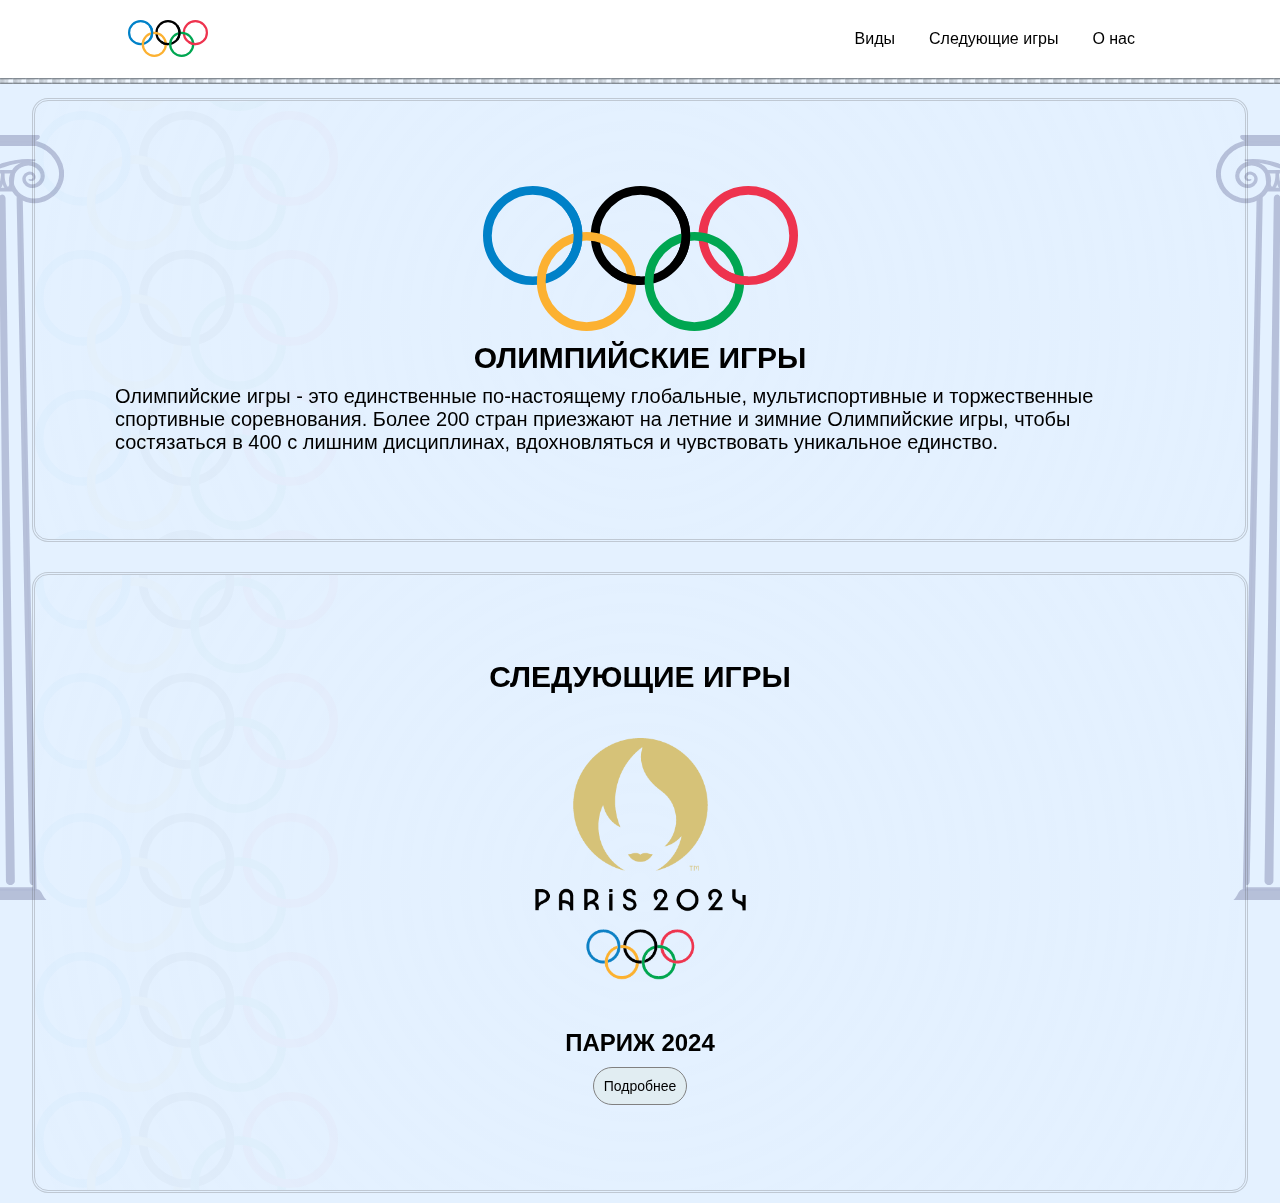
<file: html/index.html>
<html>

<head>
  <script src="../scripts/customElements.js"></script>
  <script src="../scripts/generalFunctions.js"></script>
  <meta charset="UTF-8">
  <meta http-equiv="X-UA-Compatible" content="IE=edge">
  <meta name="viewport" content="width=device-width, initial-scale=1.0">
  <title>Олимпийские игры</title>
  <link rel="stylesheet" type="text/css" href="../css/style.css">
  <link rel="stylesheet" type="text/css" href="../css/styles-add.css">
</head>

<body>
  <img class="bg-image" src="../assets/column.svg" alt="">
  <img class="bg-image" src="../assets/column.svg" alt="">
  <my-header></my-header>
  <section class="home">


    <div class="content-div">
      <img src="../assets/olympic_rings.svg" alt="...">
      <h1>ОЛИМПИЙСКИЕ ИГРЫ</h1>
      <p>Олимпийские игры - это единственные по-настоящему глобальные, мультиспортивные и торжественные спортивные
        соревнования. Более 200 стран приезжают на летние и зимние Олимпийские игры, чтобы состязаться в 400 с лишним
        дисциплинах, вдохновляться и чувствовать уникальное единство.</p>
    </div>
  </section>
  <section class="home">
    <div class="content-div">
      <h1>СЛЕДУЮЩИЕ ИГРЫ</h1>
      <img src="../assets/parisog.webp" alt="...">
      <h2>ПАРИЖ 2024</h2>
      <div class="more-button" onclick="goToOnClick('news.html')">Подробнее</div>
    </div>
  </section>
  <my-footer></my-footer>
</body>

</html>
</file>
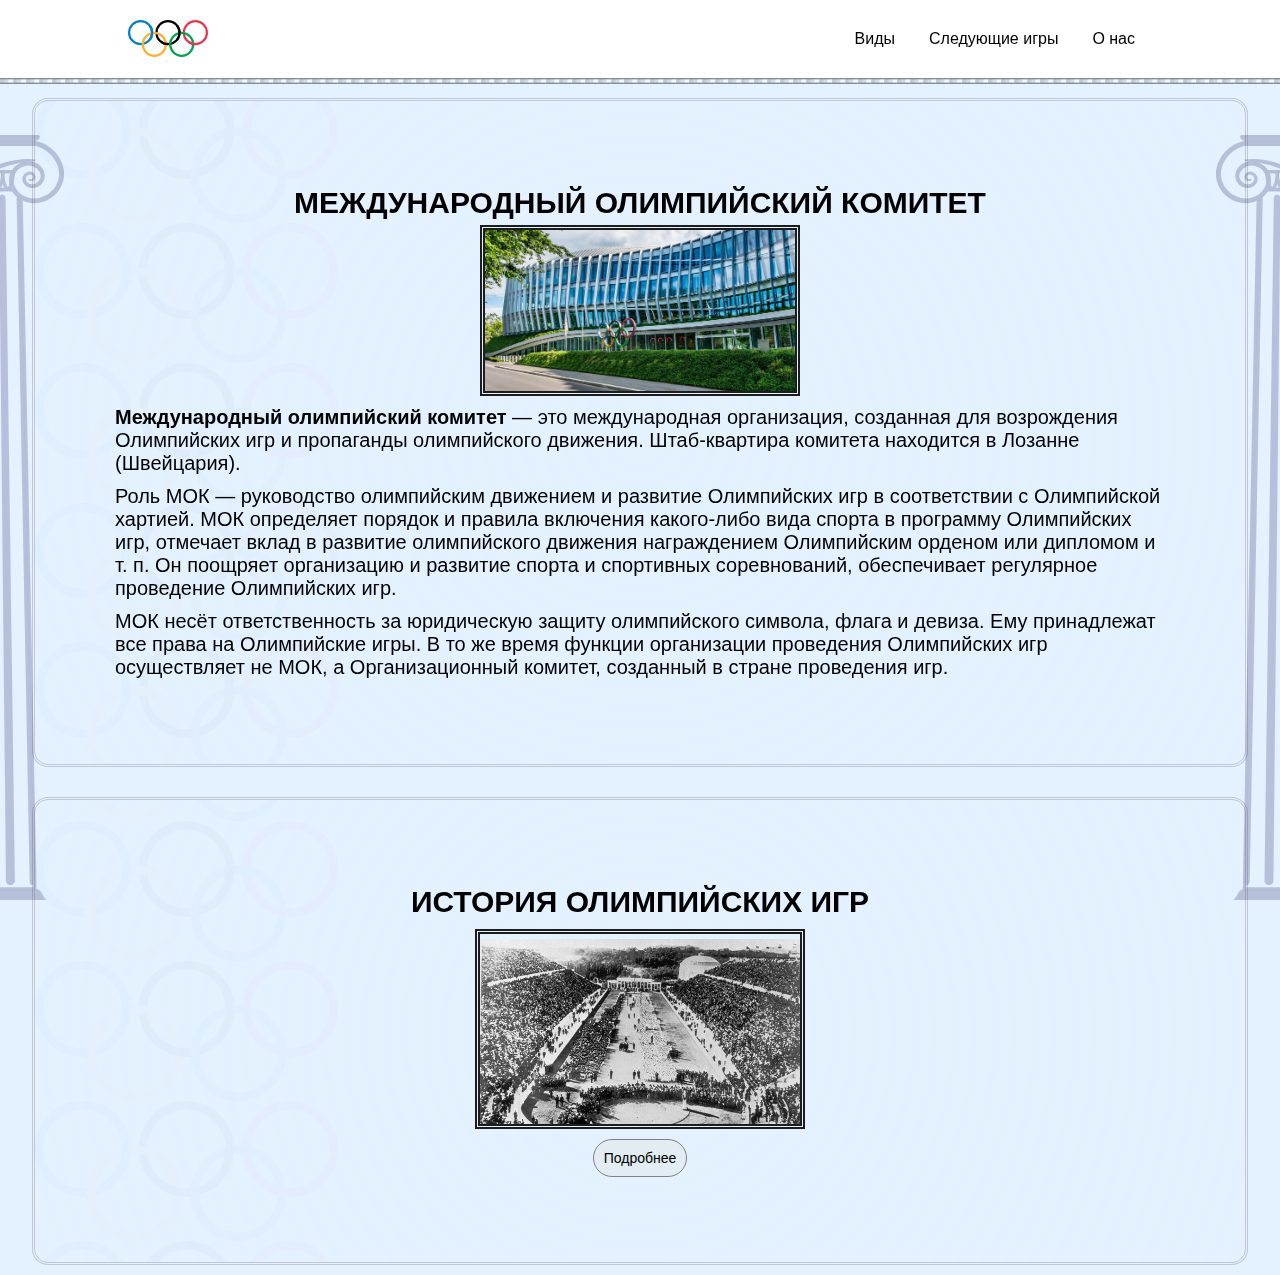
<file: html/about.html>
<html>

<head>
    <script src="../scripts/customElements.js"></script>
    <script src="../scripts/generalFunctions.js"></script>
    <meta charset="UTF-8">
    <meta http-equiv="X-UA-Compatible" content="IE=edge">
    <meta name="viewport" content="width=device-width, initial-scale=1.0">
    <title>О нас</title>
    <link rel="stylesheet" type="text/css" href="../css/style.css">
    <link rel="stylesheet" type="text/css" href="../css/styles-add.css">
</head>

<body>
    <img class="bg-image" src="../assets/column.svg" alt="">
    <img class="bg-image" src="../assets/column.svg" alt="">
    <my-header></my-header>
    <section class="home">


        <div class="content-div">
            <h1>МЕЖДУНАРОДНЫЙ ОЛИМПИЙСКИЙ КОМИТЕТ</h1>
            <img id="ioc-img" src="../assets/ioc.webp" alt="...">
            <p><span class="bold-span">Международный олимпийский комитет</span> — это международная организация,
                созданная для возрождения Олимпийских игр и пропаганды олимпийского движения. Штаб-квартира комитета
                находится в Лозанне (Швейцария).</p>
            <p>Роль МОК — руководство олимпийским движением и развитие Олимпийских игр в соответствии с Олимпийской
                хартией. МОК определяет порядок и правила включения какого-либо вида спорта в программу Олимпийских игр,
                отмечает вклад в развитие олимпийского движения награждением Олимпийским орденом или дипломом и т. п. Он
                поощряет организацию и развитие спорта и спортивных соревнований, обеспечивает регулярное проведение
                Олимпийских игр.</p>
            <p>МОК несёт ответственность за юридическую защиту олимпийского символа, флага и девиза. Ему принадлежат все
                права на Олимпийские игры. В то же время функции организации проведения Олимпийских игр осуществляет не
                МОК, а Организационный комитет, созданный в стране проведения игр.</p>
        </div>
    </section>
    <section class="home">
        <div class="content-div">
            <h1>ИСТОРИЯ ОЛИМПИЙСКИХ ИГР</h1>
            <div id="ch-img-div">
                <img id="changing-img" src="../assets/hstr3.jpg" alt="...">
            </div>
            <div class="more-button" onclick="goToOnClick('history.html')">Подробнее</div>
        </div>
    </section>
    <my-footer></my-footer>
</body>

</html>
</file>
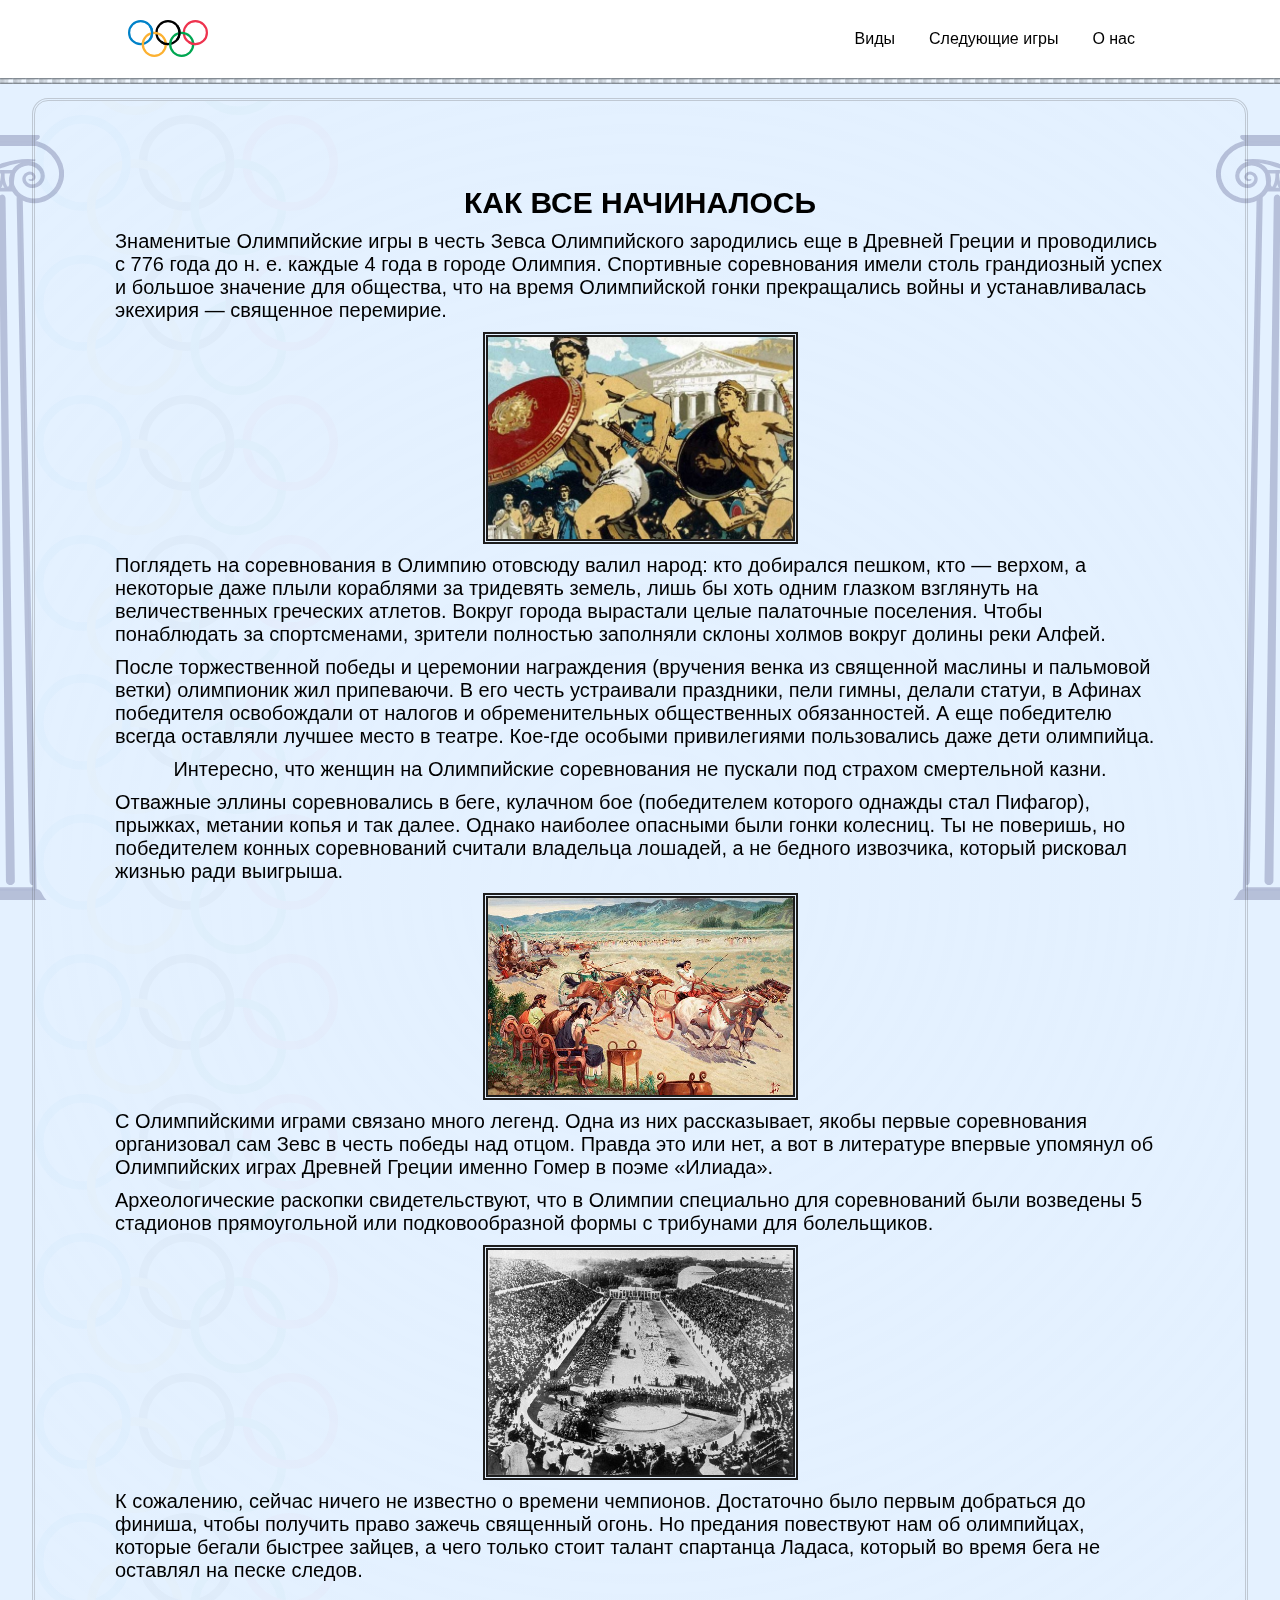
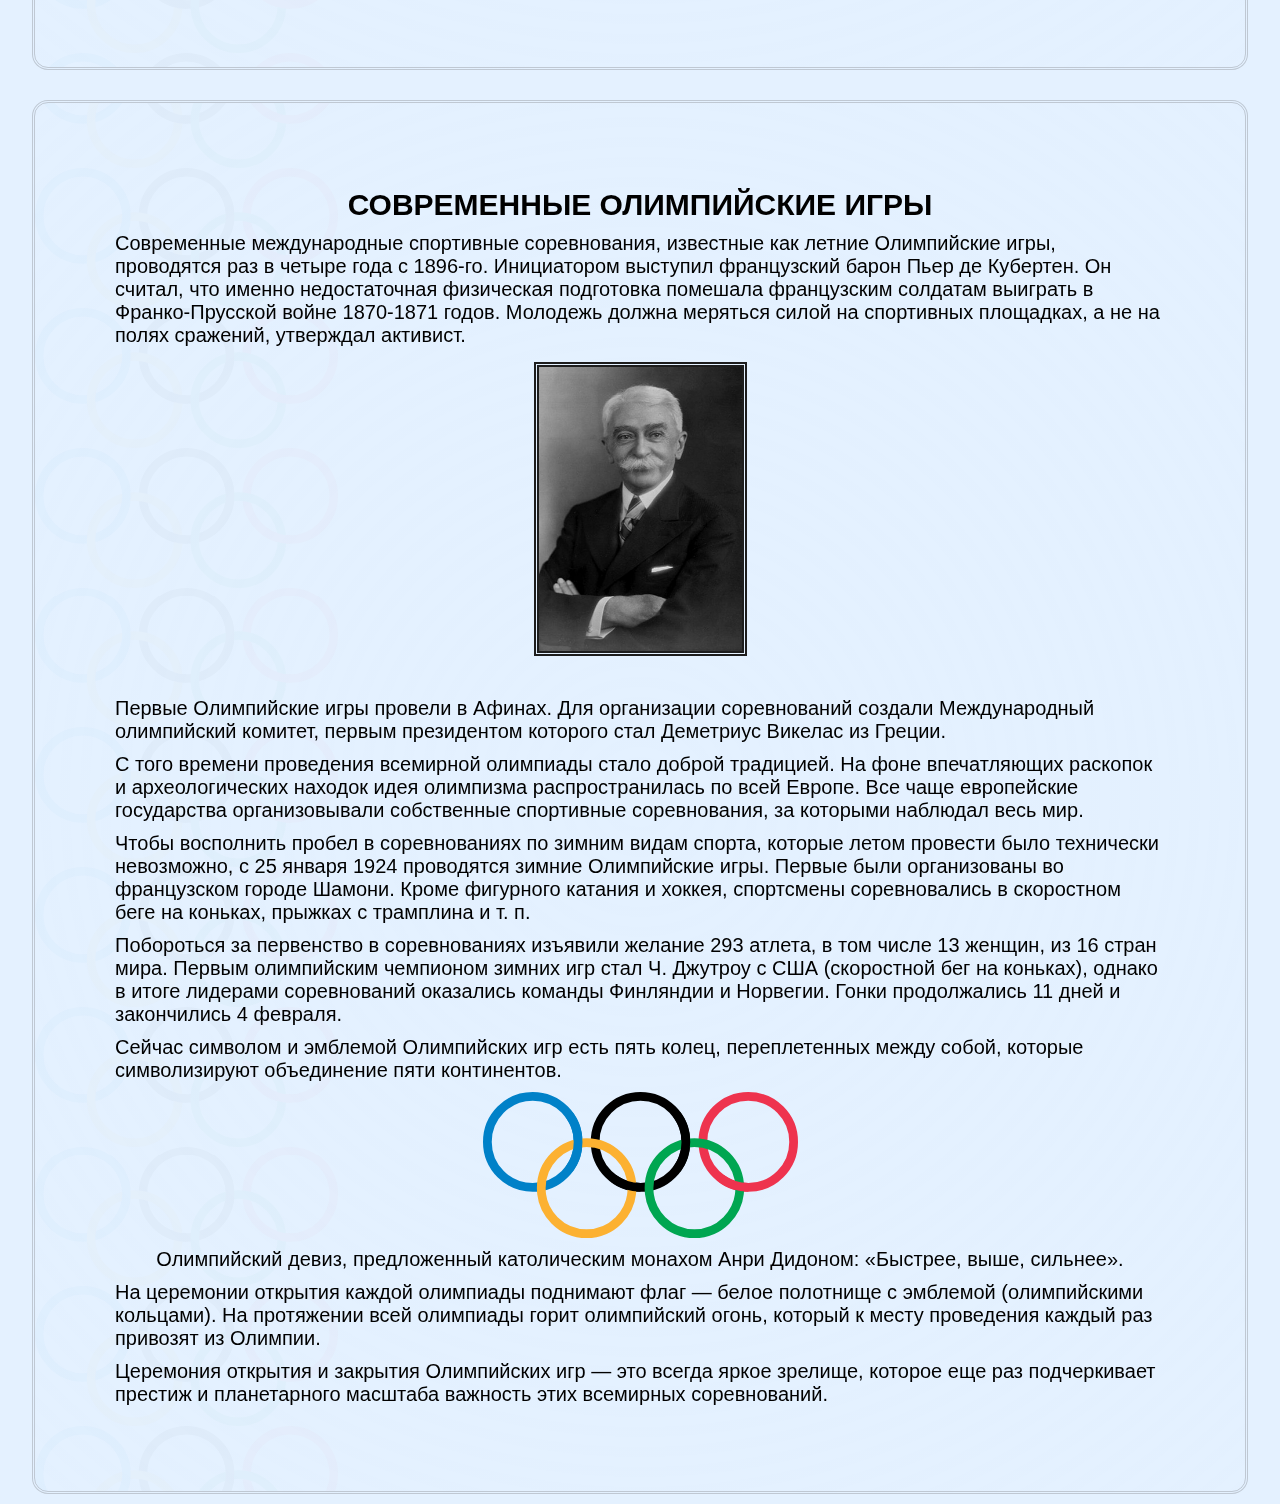
<file: html/history.html>
<html>

<head>
    <script src="../scripts/customElements.js"></script>
    <script src="../scripts/generalFunctions.js"></script>
    <meta charset="UTF-8">
    <meta http-equiv="X-UA-Compatible" content="IE=edge">
    <meta name="viewport" content="width=device-width, initial-scale=1.0">
    <title>История Олимпийских игр</title>
    <link rel="stylesheet" type="text/css" href="../css/style.css">
    <link rel="stylesheet" type="text/css" href="../css/styles-add.css">
</head>

<body>
    <img class="bg-image" src="../assets/column.svg" alt="">
    <img class="bg-image" src="../assets/column.svg" alt="">
    <my-header></my-header>
    <section class="home">


        <div class="content-div">
            <h1>КАК ВСЕ НАЧИНАЛОСЬ</h1>
            <p>Знаменитые Олимпийские игры в честь Зевса Олимпийского зародились еще в Древней Греции и проводились с
                776 года до н. е. каждые 4 года в городе Олимпия. Спортивные соревнования имели столь грандиозный успех
                и большое значение для общества, что на время Олимпийской гонки прекращались войны и устанавливалась
                экехирия — священное перемирие.</p>
                
            <img class="img-bordered" src="../assets/hstr1.jpg" alt="">
            <p>Поглядеть на соревнования в Олимпию отовсюду валил народ: кто добирался пешком, кто — верхом, а некоторые
                даже плыли кораблями за тридевять земель, лишь бы хоть одним глазком взглянуть на величественных
                греческих атлетов. Вокруг города вырастали целые палаточные поселения. Чтобы понаблюдать за
                спортсменами, зрители полностью заполняли склоны холмов вокруг долины реки Алфей.</p>
            <p>После торжественной победы и церемонии награждения (вручения венка из священной маслины и пальмовой
                ветки) олимпионик жил припеваючи. В его честь устраивали праздники, пели гимны, делали статуи, в Афинах
                победителя освобождали от налогов и обременительных общественных обязанностей. А еще победителю всегда
                оставляли лучшее место в театре. Кое-где особыми привилегиями пользовались даже дети олимпийца.</p>
            <p>Интересно, что женщин на Олимпийские соревнования не пускали под страхом смертельной казни.</p>
            <p>Отважные эллины соревновались в беге, кулачном бое (победителем которого однажды стал Пифагор), прыжках,
                метании копья и так далее. Однако наиболее опасными были гонки колесниц. Ты не поверишь, но победителем
                конных соревнований считали владельца лошадей, а не бедного извозчика, который рисковал жизнью ради
                выигрыша.</p>
            <img class="img-bordered" src="../assets/hstr2.jpg" alt="">
            <p>С Олимпийскими играми связано много легенд. Одна из них рассказывает, якобы первые соревнования
                организовал сам Зевс в честь победы над отцом. Правда это или нет, а вот в литературе впервые упомянул
                об Олимпийских играх Древней Греции именно Гомер в поэме «Илиада».</p>
            <p>Археологические раскопки свидетельствуют, что в Олимпии специально для соревнований были возведены 5
                стадионов прямоугольной или подковообразной формы с трибунами для болельщиков.</p>
            <img class="img-bordered" src="../assets/hstr3.jpg" alt="">
            <p>К сожалению, сейчас ничего не известно о времени чемпионов. Достаточно было первым добраться до финиша,
                чтобы получить право зажечь священный огонь. Но предания повествуют нам об олимпийцах, которые бегали
                быстрее зайцев, а чего только стоит талант спартанца Ладаса, который во время бега не оставлял на песке
                следов.</p>
        </div>
    </section>
    <section class="home">
        <div class="content-div">
            <h1>СОВРЕМЕННЫЕ ОЛИМПИЙСКИЕ ИГРЫ</h1>
            <p>Современные международные спортивные соревнования, известные как летние Олимпийские игры, проводятся раз
                в четыре года с 1896-го. Инициатором выступил французский барон Пьер де Кубертен. Он считал, что именно
                недостаточная физическая подготовка помешала французским солдатам выиграть в Франко-Прусской войне
                1870-1871 годов. Молодежь должна меряться силой на спортивных площадках, а не на полях сражений,
                утверждал активист.</p>
            <div class="img-signed">
                <img src="../assets/hstr4.jpg" id="creator-img" alt="Пьер де Кубертен">
                <p>Пьер де Кубертен</p>
            </div>
            <p>Первые Олимпийские игры провели в Афинах. Для организации соревнований создали Международный олимпийский
                комитет, первым президентом которого стал Деметриус Викелас из Греции.</p>
            <p>С того времени проведения всемирной олимпиады стало доброй традицией. На фоне впечатляющих раскопок и
                археологических находок идея олимпизма распространилась по всей Европе. Все чаще европейские государства
                организовывали собственные спортивные соревнования, за которыми наблюдал весь мир.</p>
            <p>Чтобы восполнить пробел в соревнованиях по зимним видам спорта, которые летом провести было технически
                невозможно, с 25 января 1924 проводятся зимние Олимпийские игры. Первые были организованы во французском
                городе Шамони. Кроме фигурного катания и хоккея, спортсмены соревновались в скоростном беге на коньках,
                прыжках с трамплина и т. п.
            </p>
            <p>Побороться за первенство в соревнованиях изъявили желание 293 атлета, в том числе 13 женщин, из 16 стран
                мира. Первым олимпийским чемпионом зимних игр стал Ч. Джутроу с США (скоростной бег на коньках), однако
                в итоге лидерами соревнований оказались команды Финляндии и Норвегии. Гонки продолжались 11 дней и
                закончились 4 февраля.</p>
            <p>Сейчас символом и эмблемой Олимпийских игр есть пять колец, переплетенных между собой, которые
                символизируют объединение пяти континентов.</p>
            <img src="../assets/olympic_rings.svg" alt="">
            <p>Олимпийский девиз, предложенный католическим монахом Анри Дидоном: «Быстрее, выше, сильнее».</p>
            <p>На церемонии открытия каждой олимпиады поднимают флаг — белое полотнище с эмблемой (олимпийскими
                кольцами). На протяжении всей олимпиады горит олимпийский огонь, который к месту проведения каждый раз
                привозят из Олимпии.</p>
            <p>Церемония открытия и закрытия Олимпийских игр — это всегда яркое зрелище, которое еще раз подчеркивает
                престиж и планетарного масштаба важность этих всемирных соревнований.
            </p>
        </div>
    </section>
    <my-footer></my-footer>
</body>

</html>
</file>
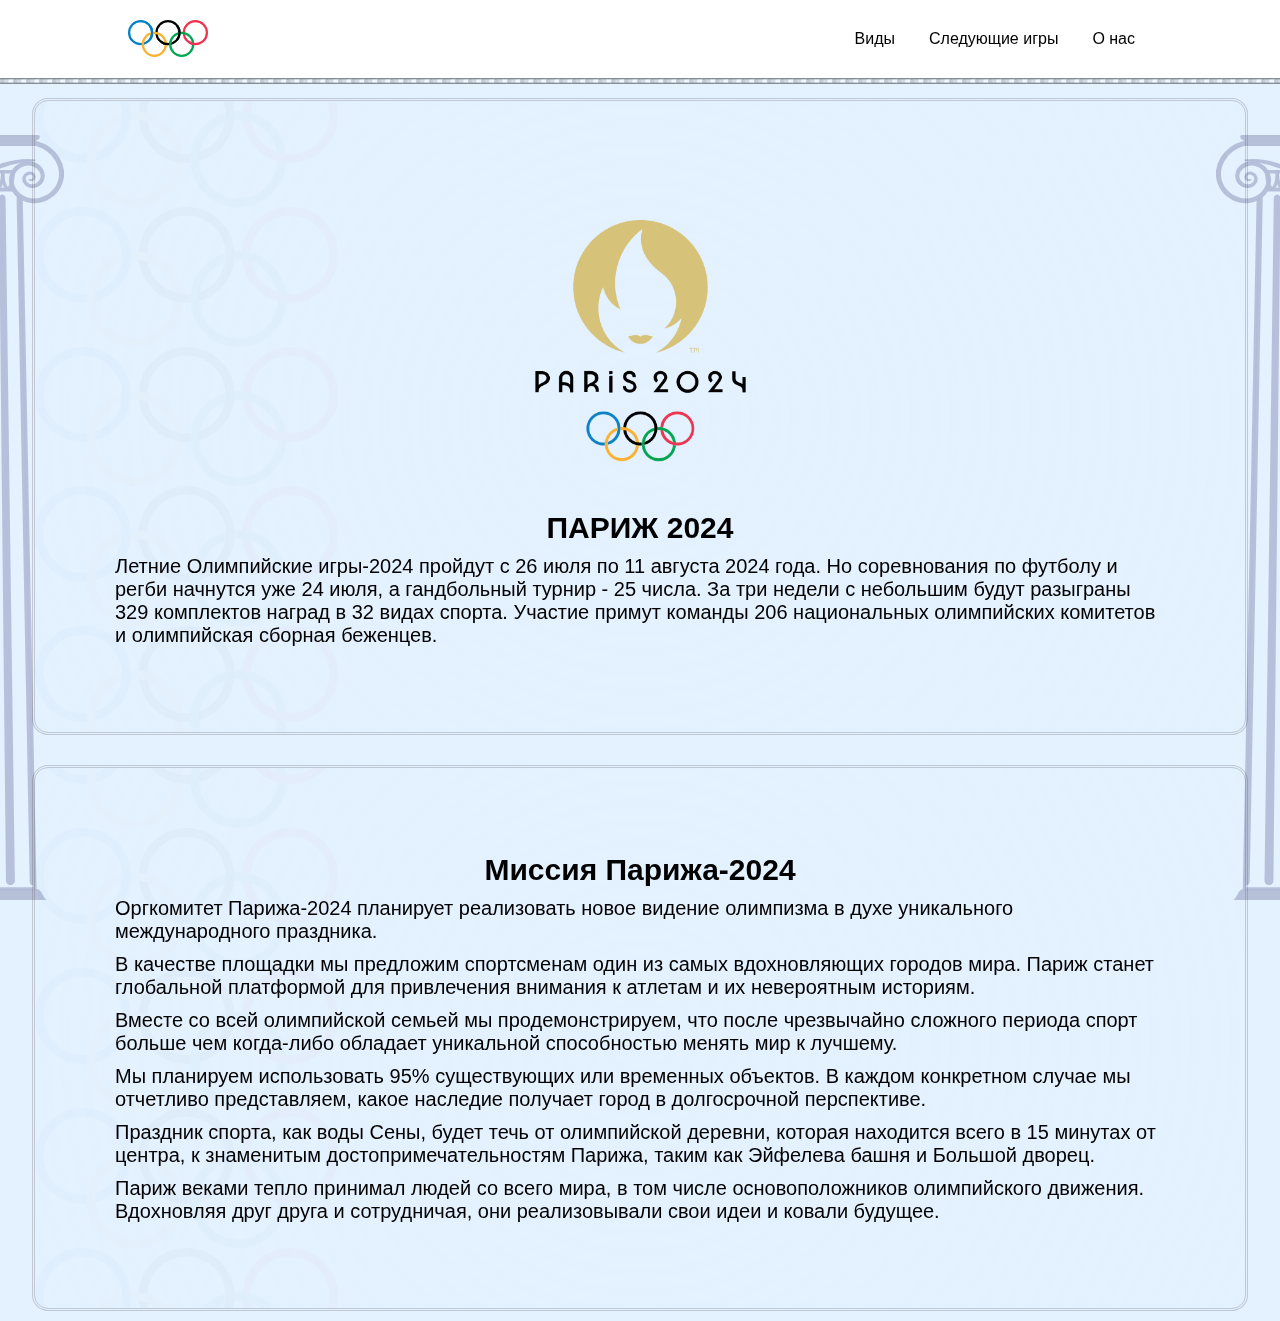
<file: html/news.html>
<html>

<head>
  <script src="../scripts/customElements.js"></script>
  <script src="../scripts/generalFunctions.js"></script>
  <meta charset="UTF-8">
  <meta http-equiv="X-UA-Compatible" content="IE=edge">
  <meta name="viewport" content="width=device-width, initial-scale=1.0">
  <title>Следующие игры</title>
  <link rel="stylesheet" type="text/css" href="../css/style.css">
  <link rel="stylesheet" type="text/css" href="../css/styles-add.css">
</head>

<body>
  <img class="bg-image" src="../assets/column.svg" alt="">
    <img class="bg-image" src="../assets/column.svg" alt="">
  <my-header></my-header>
  <section class="home">
    

    <div class="content-div">
      <img src="../assets/parisog.webp" alt="...">
      <h1>ПАРИЖ 2024</h1>
      <p>Летние Олимпийские игры-2024 пройдут с 26 июля по 11 августа 2024 года. Но соревнования по футболу и регби начнутся уже 24 июля, а гандбольный турнир - 25 числа. За три недели с небольшим будут разыграны 329 комплектов наград в 32 видах спорта. Участие примут команды 206 национальных олимпийских комитетов и олимпийская сборная беженцев.</p>
    </div>
  </section>
  <section class="home">
    <div class="content-div">
      <h1>Миссия Парижа-2024</h1>
      <p>Оргкомитет Парижа-2024 планирует реализовать новое видение олимпизма в духе уникального международного праздника.</p>
      <p>В качестве площадки мы предложим спортсменам один из самых вдохновляющих городов мира. Париж станет глобальной платформой для привлечения внимания к атлетам и их невероятным историям.</p>
      <p>Вместе со всей олимпийской семьей мы продемонстрируем, что после чрезвычайно сложного периода спорт больше чем когда-либо обладает уникальной способностью менять мир к лучшему.</p>
      <p>Мы планируем использовать 95% существующих или временных объектов. В каждом конкретном случае мы отчетливо представляем, какое наследие получает город в долгосрочной перспективе.</p>
      <p>Праздник спорта, как воды Сены, будет течь от олимпийской деревни, которая находится всего в 15 минутах от центра, к знаменитым достопримечательностям Парижа, таким как Эйфелева башня и Большой дворец.</p>
      <p>Париж веками тепло принимал людей со всего мира, в том числе основоположников олимпийского движения. Вдохновляя друг друга и сотрудничая, они реализовывали свои идеи и ковали будущее.</p>
    </div>
  </section>
  <my-footer></my-footer>
</body>

</html>
</file>
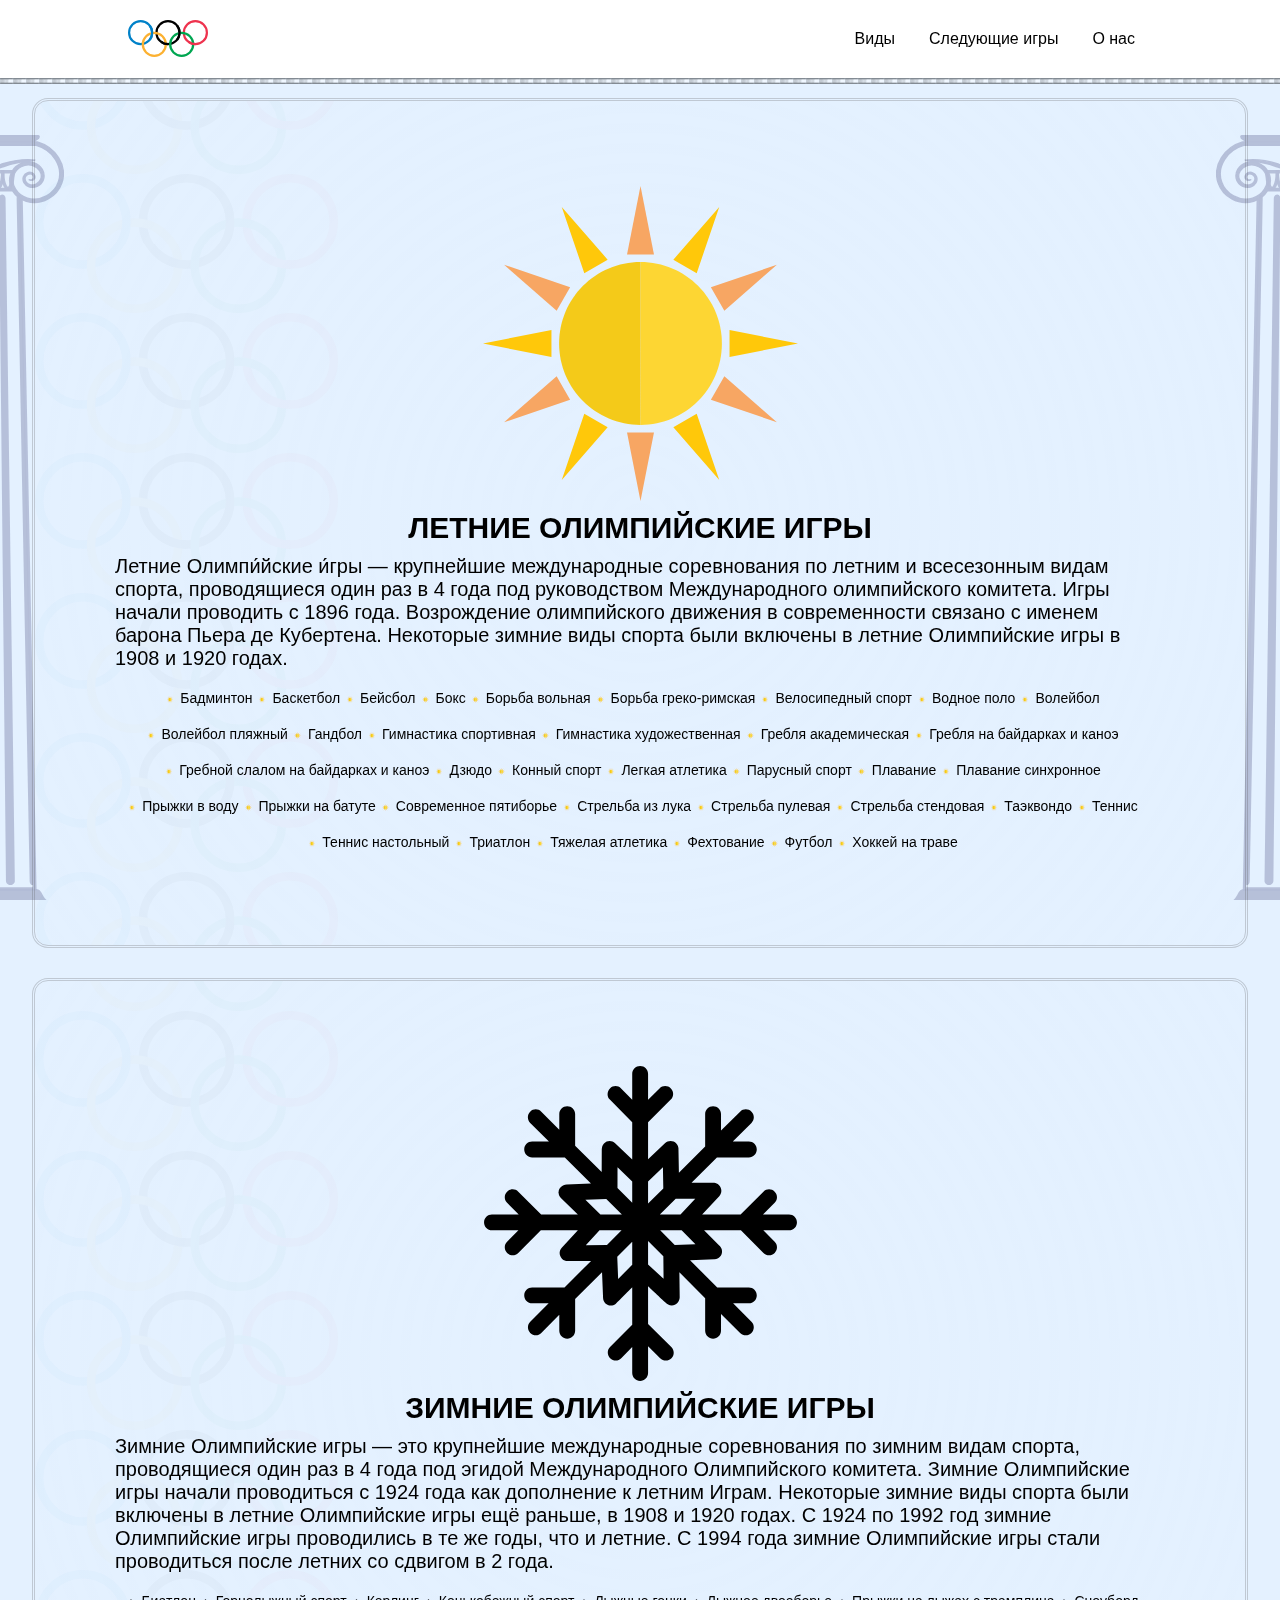
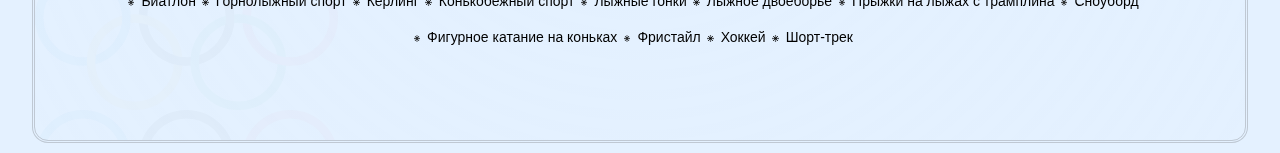
<file: html/types.html>
<html>

<head>
    <script src="../scripts/customElements.js"></script>
    <script src="../scripts/generalFunctions.js"></script>
    <meta charset="UTF-8">
    <meta http-equiv="X-UA-Compatible" content="IE=edge">
    <meta name="viewport" content="width=device-width, initial-scale=1.0">
    <title>Виды</title>
    <link rel="stylesheet" type="text/css" href="../css/style.css">
    <link rel="stylesheet" type="text/css" href="../css/styles-add.css">
</head>

<body>
    <img class="bg-image" src="../assets/column.svg" alt="">
    <img class="bg-image" src="../assets/column.svg" alt="">
    <my-header></my-header>
    <section class="home">


        <div class="content-div">
            <img src="../assets/sun.svg" alt="...">
            <h1>ЛЕТНИЕ ОЛИМПИЙСКИЕ ИГРЫ</h1>
            <p>Летние Олимпи́йские и́гры — крупнейшие международные соревнования по летним и всесезонным видам спорта,
                проводящиеся один раз в 4 года под руководством Международного олимпийского комитета. Игры начали
                проводить с 1896 года. Возрождение олимпийского движения в современности связано с именем барона Пьера
                де Кубертена. Некоторые зимние виды спорта были включены в летние Олимпийские игры в 1908 и 1920 годах.
            </p>
            <ul id="summer-ul">
                <li>Бадминтон</li>
                <li>Баскетбол</li>
                <li>Бейсбол</li>
                <li>Бокс</li>
                <li>Борьба вольная</li>
                <li>Борьба греко-римская</li>
                <li>Велосипедный спорт</li>
                <li>Водное поло</li>
                <li>Волейбол</li>
                <li>Волейбол пляжный</li>
                <li>Гандбол</li>
                <li>Гимнастика спортивная</li>
                <li>Гимнастика художественная</li>
                <li>Гребля академическая</li>
                <li>Гребля на байдарках и каноэ</li>
                <li>Гребной слалом на байдарках и каноэ</li>
                <li>Дзюдо</li>
                <li>Конный спорт</li>
                <li>Легкая атлетика</li>
                <li>Парусный спорт</li>
                <li>Плавание</li>
                <li>Плавание синхронное</li>
                <li>Прыжки в воду</li>
                <li>Прыжки на батуте</li>
                <li>Современное пятиборье</li>
                <li>Стрельба из лука</li>
                <li>Стрельба пулевая</li>
                <li>Стрельба стендовая</li>
                <li>Таэквондо</li>
                <li>Теннис</li>
                <li>Теннис настольный</li>
                <li>Триатлон</li>
                <li>Тяжелая атлетика</li>
                <li>Фехтование</li>
                <li>Футбол</li>
                <li>Хоккей на траве</li>
            </ul>
        </div>
    </section>
    <section class="home">
        <div class="content-div">
            <img src="../assets/snowflake.svg" alt="...">
            <h1>ЗИМНИЕ ОЛИМПИЙСКИЕ ИГРЫ</h1>
            <p>Зимние Олимпийские игры — это крупнейшие международные соревнования по зимним видам спорта, проводящиеся один раз в 4 года под эгидой Международного Олимпийского комитета. Зимние Олимпийские игры начали проводиться с 1924 года как дополнение к летним Играм. Некоторые зимние виды спорта были включены в летние Олимпийские игры ещё раньше, в 1908 и 1920 годах. С 1924 по 1992 год зимние Олимпийские игры проводились в те же годы, что и летние. С 1994 года зимние Олимпийские игры стали проводиться после летних со сдвигом в 2 года.</p>
            <ul id="winter-ul">
                <li>Биатлон</li>
                <li>Горнолыжный спорт</li>
                <li>Керлинг</li>
                <li>Конькобежный спорт</li>
                <li>Лыжные гонки</li>
                <li>Лыжное двоеборье</li>
                <li>Прыжки на лыжах с трамплина</li>
                <li>Сноуборд</li>
                <li>Фигурное катание на коньках</li>
                <li>Фристайл</li>
                <li>Хоккей</li>
                <li>Шорт-трек</li>
            </ul>
        </div>
    </section>
    <my-footer></my-footer>
</body>

</html>
</file>
<file: css/style.css>
@import url("https://fonts.googleapis.com/css2?family=Noto+Sans+JP&display=swap");

* {
  box-sizing: border-box;
  padding: 0;
  margin: 0;
}

body {
  font-family: sans-serif;
  background: #e4f1ff;
  color: white;
}

html {
  scroll-behavior: smooth;
}

header,
nav,
section,
.content-container,
footer {
  display: flex;
  align-self: center;
  justify-content: center;
  font-family: 'Segoe UI', Tahoma, Geneva, Verdana, sans-serif;
}

/* #region menu */
/* ========== Menu ==========*/
header {
  /* border-bottom: 1.6em solid #ffffff; */
  position: sticky;
  width: 100%;
  z-index: 100;
  background: #ffffff;
}

footer {
  position: absolute;
  width: 100%;
  z-index: 100;
  text-align: center;
  background: #1d1d1d;
}

.pattern-div {
  background-image: url("../assets/greek-ornament.svg");
  background-size: contain;
  /* filter: hue-rotate(30deg) brightness(60%); */
  width: 100%;
  /* height: 1em; */
  padding: 0.2em;
  /* margin-left: auto;
      margin-top: 0; */
  z-index: 101;
  /* background-color: white; */
  /* border-top: solid 5px rgba(0, 0, 0, 75%);
      border-bottom: solid 5px rgba(0, 0, 0, 75%); */
}

header>.pattern-div {
  top: 100%;
  left: 0;
  position: absolute;
}

#logo-ref {
  display: flex;
  align-items: center;
}

#logo {
  z-index: 104;
  width: 5em;
  transition: 0.3s;
}

#logo:hover {
  transform: scale(1.2);
}

#footer-logo {
  z-index: 99;
  width: 4em;
  filter: brightness(0) invert();
  transition: 0.3s;
}

#footer-logo:hover {
  filter: drop-shadow(0 0 0.1em white);
  transition: 0.3s;
}

nav {
  z-index: 102;
  justify-content: space-between;
  width: max-content;
  align-items: center;
}

nav a {
  width: max-content;
  position: relative;
  text-decoration: none;
  color: rgb(0, 0, 0);
  font: 16px;
  padding: 1em 1em;
  border: 1px solid transparent;
  border-radius: 0.3em;
  /* transition: 0.5s; */
}

nav a:hover {
  /* border: 1px solid; */
  /* box-shadow: 0 0 15px #f6b73c, inset 0 0 5px #f6b73c; */
  filter: drop-shadow(0 0 1px #f6b73c);
  /* border-color: #f6b73c;
  border-image: linear-gradient(30deg,#f6b73c, #ff00a6) 1;
  border-width: 1px;
  border-style: solid; */
  color: #ffaa00;
}
nav a::before{
  content: "";
  width: 0%;
  position: absolute;
  height: 2px;
  left: 50%;
  bottom: 10%;
  background-color: #ffaa00;
  filter: drop-shadow(0 0 1px #f6b73c);
  transition: 0.3s;
}
nav a:hover:before{
  width: 100%;
  left: 0;
  transition: 0.3s;
}
#more-menu-button {
  margin-left: auto;
}

#more-menu-button:hover::after {
  color: #f6b73c;
}

#more-menu-button::after {
  content: '\2807';
  font-size: 2em;
  color: #1d1d1d;
}

#small-menu {
  display: none;
  grid-template-columns: repeat(5, 1fr);
  grid-template-rows: repeat(3, 1fr);
  grid-column-gap: 0px;
  grid-row-gap: 0px;
  background-color: #1d1d1d;
  position: relative;
  right: 0;
  top: 0;
  /* width: 50%; */
  height: max-content;
  z-index: 111;
  /* flex-direction: column;
  justify-content: center;
  align-items: flex-start; */
  /* border-style: none; */
  border-bottom: double 5px white;
  border-left: double white 5px;
  /* animation: showMenu 0.2s linear forwards; */
  /* pointer-events: none; */
  /* border-left: solid 5px #1d1d1d; */
}

#small-menu>* {
  pointer-events: all;
  text-align: center;
  background-color: white;
  padding: 1em 0em;
  width: 100%;
  word-break: break-all;
  white-space: nowrap;
  overflow: hidden;
  text-decoration: none;
  color: black;
}

#small-menu *:nth-child(1) {
  /* border-right: 5px double white; */
  display: flex;
  justify-content: center;
  align-items: center;
  text-align: center;
  background-color: #1d1d1d;
  font-size: 30px;
  color: white;
  grid-area: 1 / 1 / 4 / 2;
  transition: 0.3s;
}

#small-menu *:nth-child(1):hover {
  color: red;
  transition: 0.3s;
}

#small-menu *:nth-child(2) {
  grid-area: 1 / 2 / 2 / 6;
}

#small-menu *:nth-child(3) {
  grid-area: 2 / 2 / 3 / 6;
}

#small-menu *:nth-child(4) {
  grid-area: 3 / 2 / 4 / 6;
}

#small-menu>a:hover {
  background-color: #ffaa00;
  color: white;
}
/* #endregion */

/* ========== Hero Section ==========*/
section {
  scroll-behavior: smooth;
  overflow: hidden;
  width: 100%;
  padding-top: 20px;
  padding-bottom: 10px;
}

/* home */
.home {
  /* overflow: hidden; */
  margin: 0;
  display: flex;
  align-items: center;
  flex-wrap: wrap;
  justify-content: center;
}

.bg-image {
  bottom: 0;
  height: 85%;
  position: fixed;
  z-index: -1;
  -webkit-user-drag: none;
  filter: opacity(25%);
}

.bg-image:nth-child(1) {
  right: 95%;
}

.bg-image:nth-child(2) {
  left: 95%;
}

.bg-image:nth-child(3) {
  z-index: -5;
  opacity: 25%;
}

.bg-image:nth-child(5) {
  scale: 2;
  position: fixed;
}


.content-div {
  background-color: rgb(255, 255, 255);
  background: repeating-radial-gradient(circle,
      rgba(96, 109, 188, 0),
      rgba(96, 109, 188, 0) 10px,
      rgba(70, 82, 152, 0.005) 10px,
      rgba(70, 82, 152, 0.005) 20px);
  overflow: hidden;
  position: relative;
  width: 95%;
  height: max-content;
  padding: 5em;
  display: flex;
  flex-direction: column;
  justify-content: start;
  align-items: center;
  border-radius: 1em;
  border: double 1mm rgba(78, 78, 78, 25%);
  /* outline: dashed rgb(203, 203, 203); */
}

.content-div::before {
  content: "";
  background-image: url(../assets/olympic_rings.svg);
  background-repeat: repeat-y;
  background-size: 25%;
  background-position-y: center;
  opacity: 2%;
  bottom: 0;
  top: 0;
  width: 100%;
  height: 100%;
  /* z-index:-1; */
  position: absolute;

}

.content-div * {
  margin: 5px 0;
  color: black;
  text-align: start;
  z-index: 80;
}

.content-div h1 {
  font-size: 30px;
}

.content-div p {
  font-size: 20px;
}

.content-div img {
  width: 30%;
  transition: 0.3s;
}

.more-button {
  background-color: rgb(225, 237, 242);
  border: solid 1px grey;
  border-radius: 30em;
  padding: 10px;
  text-align: center;
  font-size: 14px;
  display: flex;
  align-items: center;
  z-index: 80;
}

.more-button:hover {
  background-color: rgb(50, 194, 255);
  color: white;
}

.more-button:active {
  background-color: rgb(123, 213, 252);
  scale: 1.2;
}

.content-div img {
  pointer-events: none;
}

@media(min-width: 700px),
(min-height: 400px) {
  header {
    justify-content: space-between;
    padding: 0.8em 8em;
    transition: 0.3s;
  }

  #more-menu-button {
    display: none;
  }

  /* ========== Footer ==========*/
  footer {
    padding: 1.5em;
    font-size: 1em;
    /* overflow: hidden; */
    transition: 0.5s;
  }

  footer>.pattern-div {
    background-image: url("../assets/greek-ornament.svg");
    filter: saturate();
    z-index: 99;
    /* margin: auto; */
    background-repeat: repeat-x;
    position: absolute;
    /* bottom: 100%; */
    /* top: 0%; */
    bottom: 100%;
    transform: 0.3s;
  }
  .img-signed p{
    font-size: 14px;
    opacity: 0;
    transform: translateY(-25px);
    transition: 0.3s;
  }
  .img-signed:hover p{
    opacity: 100%;
    transform: translateY(-5px);
    transition: 0.3s;
  }
}

@media(max-width: 700px) and (min-height: 400px),
(max-height: 400px) and (min-width:700px) {

  .img-signed p{
    font-size: 14px;
    opacity: 100%;
    transform: translateY(-5px);
    transition: 0.3s;
  }
  /* ========== Footer ==========*/
  footer {
    padding: 1.5em;
    font-size: 1em;
    transition: 0.5s;
  }

  nav a {
    text-decoration: none;
    color: rgb(0, 0, 0);
    padding: 1em 0.5em;
    width: max-content;
    border: 1px solid transparent;
    border-radius: 0.3em;
    overflow: hidden;
    text-overflow: ellipsis;
    /* transition: 0.5s; */
  }

  header {
    justify-content: center;
    padding: 0.7em 1em;
    transition: 0.3s;
  }

  #logo {
    /* display: none;
    visibility: collapse; */
    /* width: 3em; */
    margin-right: 10px;

    transition: 0.3s;
  }

  nav {
    display: none;
  }

  #more-menu-button {
    display: block;
  }

  footer>.pattern-div {
    /* margin: 0; */
    /* bottom: 0; */
    z-index: 99;
    position: absolute;
    top: 0%;
    transform: 0.3s;
  }

  .content-div {
    padding: 2em;
  }

  .content-div * {
    font-size: 100%;
  }

  .content-div>img {
    width: 70%;
    transition: 0.3s;
  }
}

.img-signed{
  width: max-content;
  display: flex;
  align-items: center;
  justify-content: center;
  flex-direction: column;
  /* width: max-content;
  height: max-content; */
}
.img-signed img{
  border: double 5px #1d1d1d;
}
.img-signed:hover img{
  /* filter: drop-shadow(0 0 5px rgba(255, 215, 0,0.4)); */
  transition: 0.3s;
}
@keyframes showMenu {
  0% {
    width: 0;
    opacity: 0%;
  }

  100% {
    opacity: 100%;
    width: 75%;
  }
}

@keyframes hideMenu {
  from {
    opacity: 100%;
    width: 75%;
  }

  to {
    width: 0%;
    border: 0;
    opacity: 0%;
  }
}
</file>
<file: css/styles-add.css>
#ioc-img {
    width: 20em;
    min-width: 20em;
    border: #1d1d1d double 5px;
    margin-top: 0;
}

.bold-span {
    font-weight: bold;
}

.img-bordered {
    border: double 5px #1d1d1d;
}

#changing-img {
    width: 20em;
    filter: grayscale();
}

#ch-img-div {
    border: #1d1d1d double 5px;
    overflow: hidden;
    display: inline-block;
    width: max-content;
    height: 200px;
}

ul {
    display: flex;
    justify-content: center;
    align-items: center;
    flex-direction: row;
    flex-wrap: wrap;
}

ul li {
    font-size: 14px !important;
    margin: 10px !important;
    /* display: inline-block; */
}

#summer-ul {
    list-style-image: url(../assets/sun.svg);
}

#winter-ul {
    list-style-image: url(../assets/snowflake.svg);
}

::-webkit-scrollbar {
    width: 15px;
    background-color: #1d1d1d;
}

::-webkit-scrollbar-thumb {
    background-color: white;
    border-left: solid #1d1d1d 6px;
    border-right: solid #1d1d1d 6px;
    border-radius: 5px;
}

::-webkit-scrollbar-thumb:hover {
    background-color: #ffaa00;
    filter: drop-shadow(0 0 5px #ffaa00);
}
</file>
